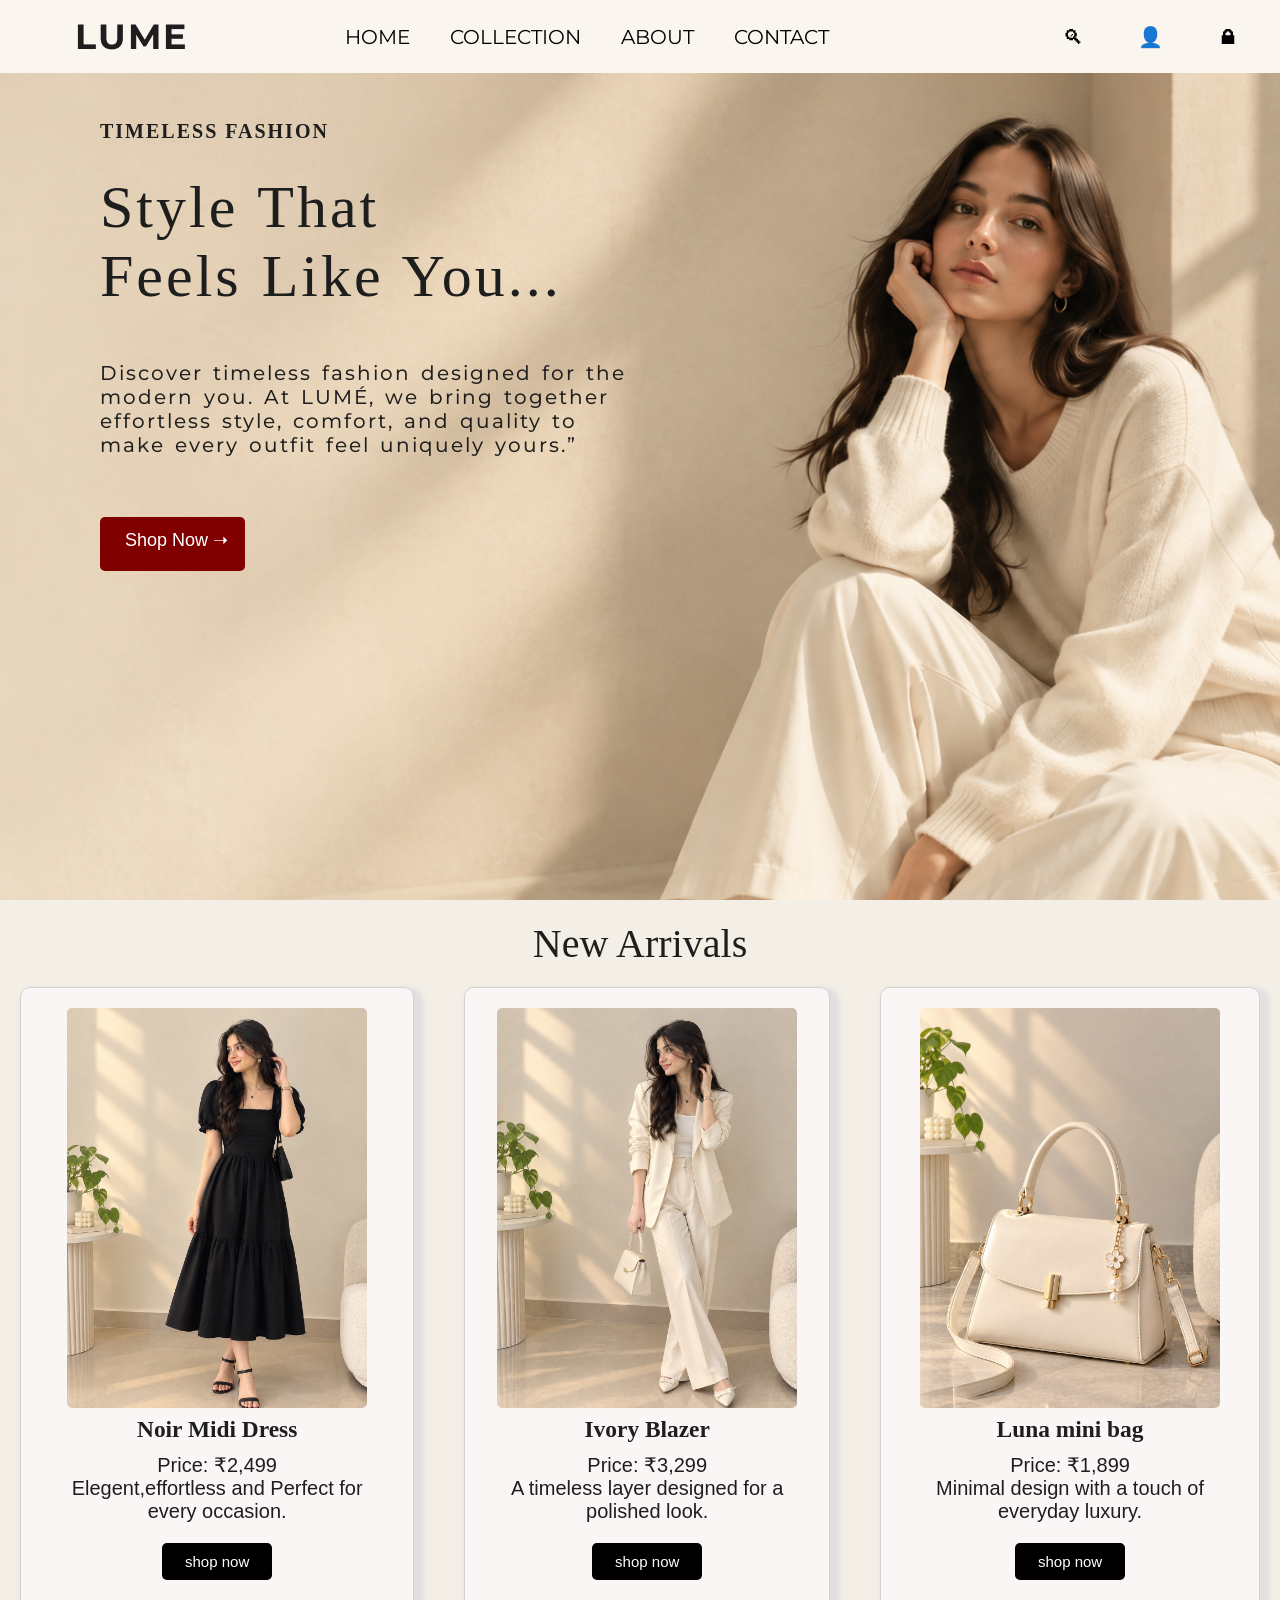
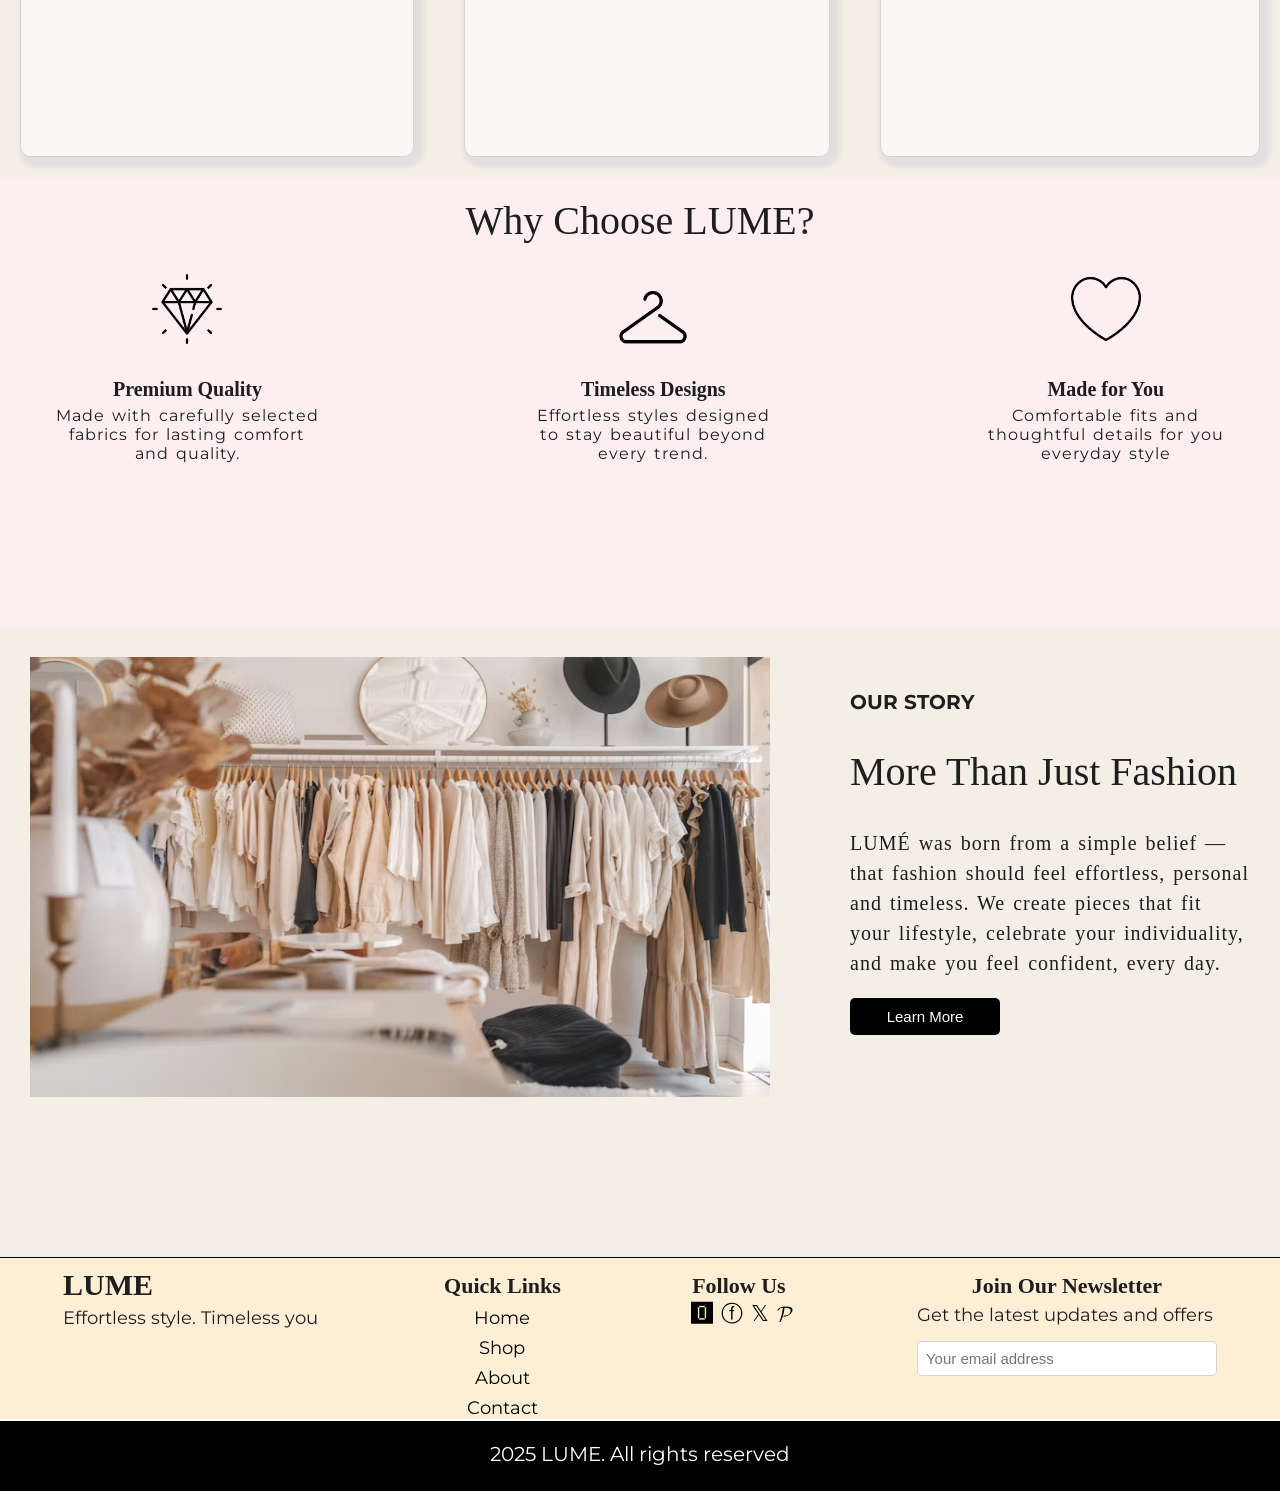
<file: WebDevelopment-Level1-LandingPage/index.html>
<!DOCTYPE html>
<html lang="en">

<head>
    <meta charset="UTF-8">
    <meta name="viewport" content="width=device-width, initial-scale=1.0">
    <title>"LUME" | Fashion</title>
    <style>
        @import url('https://fonts.googleapis.com/css2?family=Montserrat:ital,wght@0,100..900;1,100..900&display=swap');
    </style>
    <link rel="stylesheet" href="style.css">
</head>


<body>
    <nav>
        <div id="logo">LUME</div>
        <div class="links">
            <a href="#hero">HOME</a>
            <a href="#arrivals">COLLECTION</a>
            <a href="#page2">ABOUT</a>
            <a href="#footer">CONTACT</a>
        </div>
        <div class="icons">
            <a href="#">🔍︎</a>
            <a href="#">👤</a>
            <a href="#">🔒︎</a>
        </div>
    </nav>

    <section class="hero">
        <div id="hero">
            <h4>TIMELESS FASHION</h4>
            <h1>Style That <br> Feels Like You...</h1>
            <p>Discover timeless fashion designed for the modern you. At LUMÉ, we bring together effortless style,
                comfort, and quality to make every outfit feel uniquely yours.”</p>
            <button>Shop Now ➝</button>
        </div>
    </section>

    <section id="arrivals">
        <h2>New Arrivals</h2>
        <div class="items">
            <div class="item i1">
                <img src="images\model1.png" alt="product1" height="400">
                <h3>Noir Midi Dress</h3>
                <p>Price: ₹2,499 <br> Elegent,effortless and Perfect for every occasion. </p>
                <button>shop now</button>
            </div>
            <div class="item i2">
                <img src="images/model2.png" alt="product2" height="400">
                <h3>Ivory Blazer</h3>
                <p>Price: ₹3,299 <br> A timeless layer designed for a polished look.</p>
                <button>shop now</button>
            </div>
            <div class="item i3">
                <img src="images/bag.png"
                    alt="product3" height="400" width="300">
                <h3>Luna mini bag</h3>
                <p>Price: ₹1,899 <br> Minimal design with a touch of everyday luxury.</p>
                <button>shop now</button>
            </div>
        </div>
    </section>

    <section id="page2">
        <h2> Why Choose LUME?</h2>
        <div id="cards">
            <div>
                <img src="images/diamond.png" alt="" height="70">
                <H3>Premium Quality</H3>
                <p>Made with carefully selected fabrics for lasting comfort and quality.</p>
            </div>
            <div>
                <img src="images/hanger.png" alt="" height="70">
                <h3>Timeless Designs</h3>
                <p>Effortless styles designed to stay beautiful beyond every trend.</p>
            </div>
            <div>
                <img src="images/heart.png" alt="" height="70">
                <h3>Made for You</h3>
                <p>Comfortable fits and thoughtful details for you everyday style</p>
            </div>
        </div>
    </section>

    <section id="story">
        <div>
            <img src="images/wardrobe.png" alt="img" height="500" width="800">
        </div>
        <div class="about-story">
            <h5>OUR STORY</h5>
            <h2>More Than Just Fashion</h2>
            <p>LUMÉ was born from a simple belief — that fashion should feel effortless, personal and timeless. We
                create pieces that fit your lifestyle, celebrate your individuality, and make you feel confident, every
                day.</p>
            <button>Learn More</button>
        </div>
    </section>

    <footer>
        <div id="footer">
            <div id="f1">
                <h3>LUME</h3>
                <p>Effortless style. Timeless you</p>
            </div>
            <div id="f2">
                <h4>Quick Links</h4>
                <a href="#">Home</a>
                <a href="#">Shop</a>
                <a href="#">About</a>
                <a href="#">Contact</a>
            </div>
            <div id="f3">
                <h4>Follow Us</h4>
                <a href="#">🅾</a>
                <a href="#">ⓕ</a>
                <a href="#">𝕏</a>
                <a href="#">𝓟</a>

            </div>
            <div id="f4">
                <h4>Join Our Newsletter</h4>
                <p>Get the latest updates and offers</p>
                <input type="text" placeholder="Your email address">
            </div>
        </div>
    </footer>
    
    <section id="sub-footer">
        <p>2025 LUME. All rights reserved</p>
    </section>
</body>

</html>
</file>
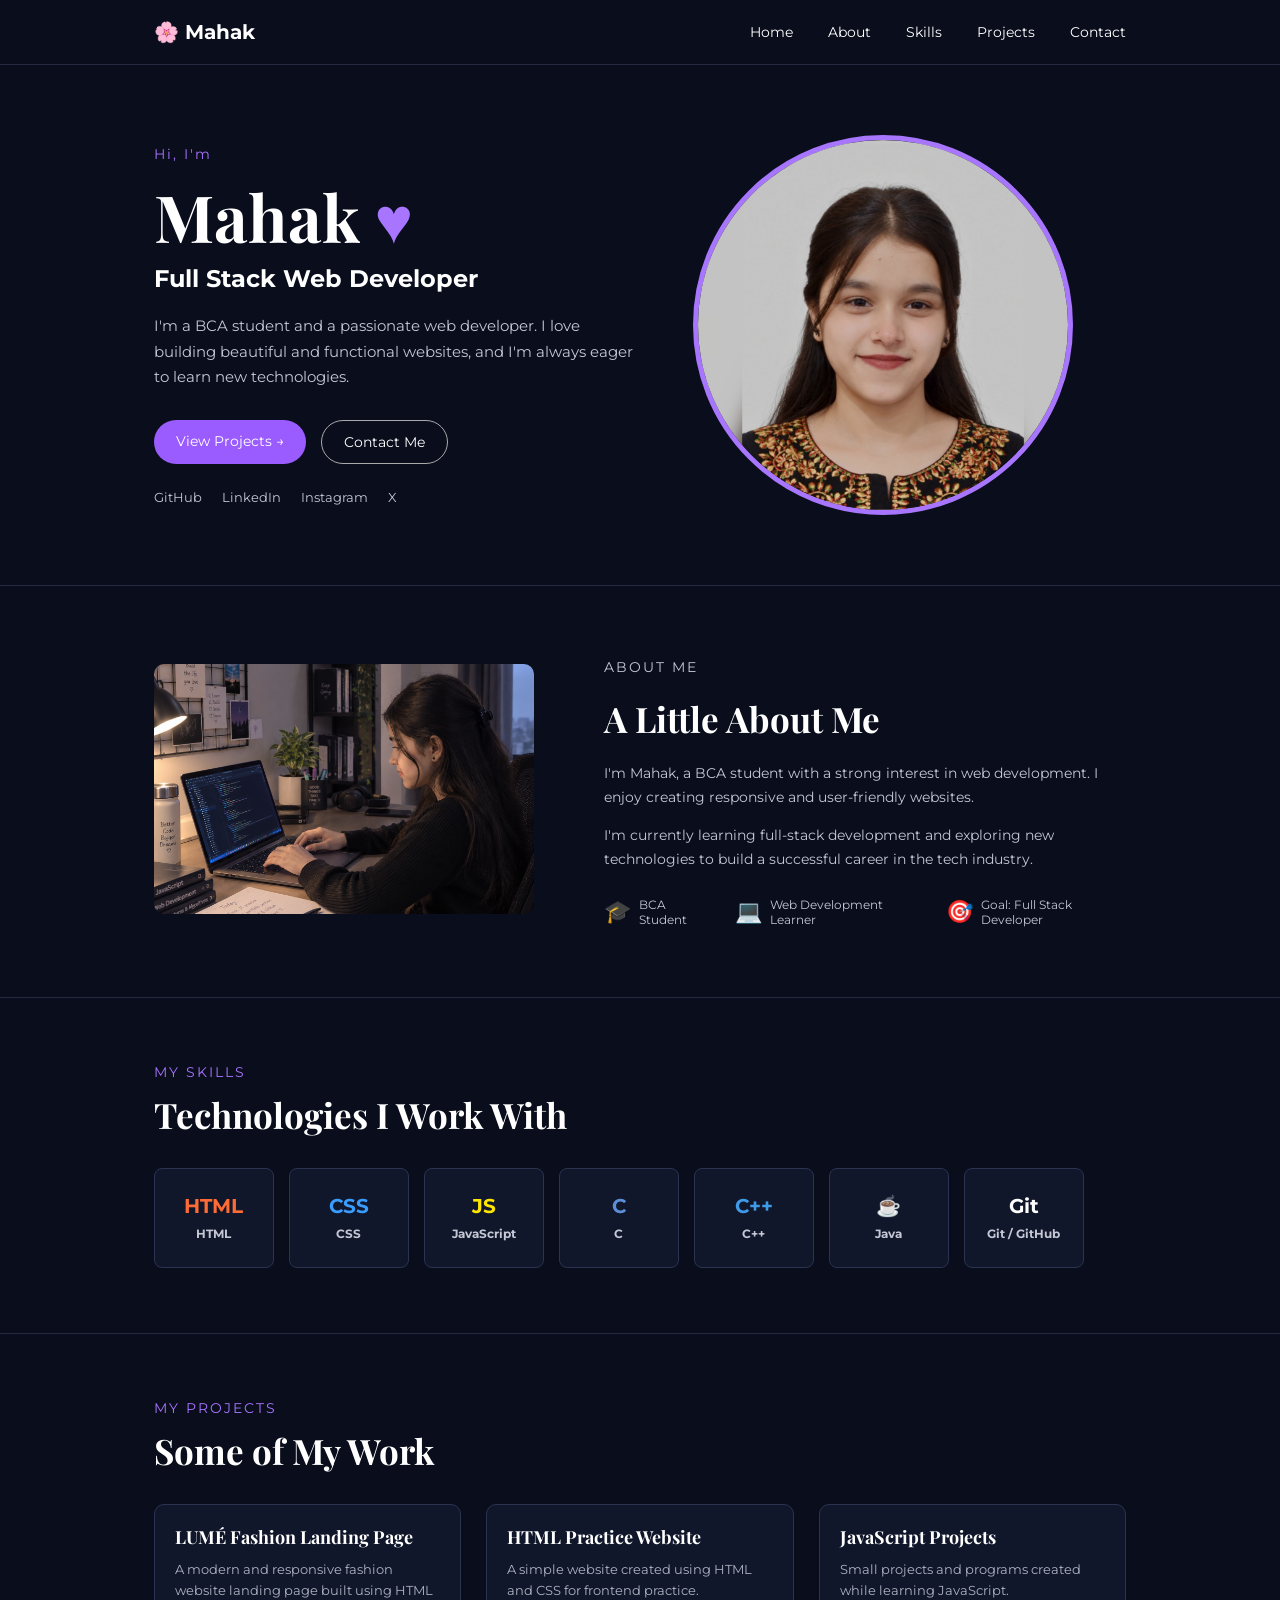
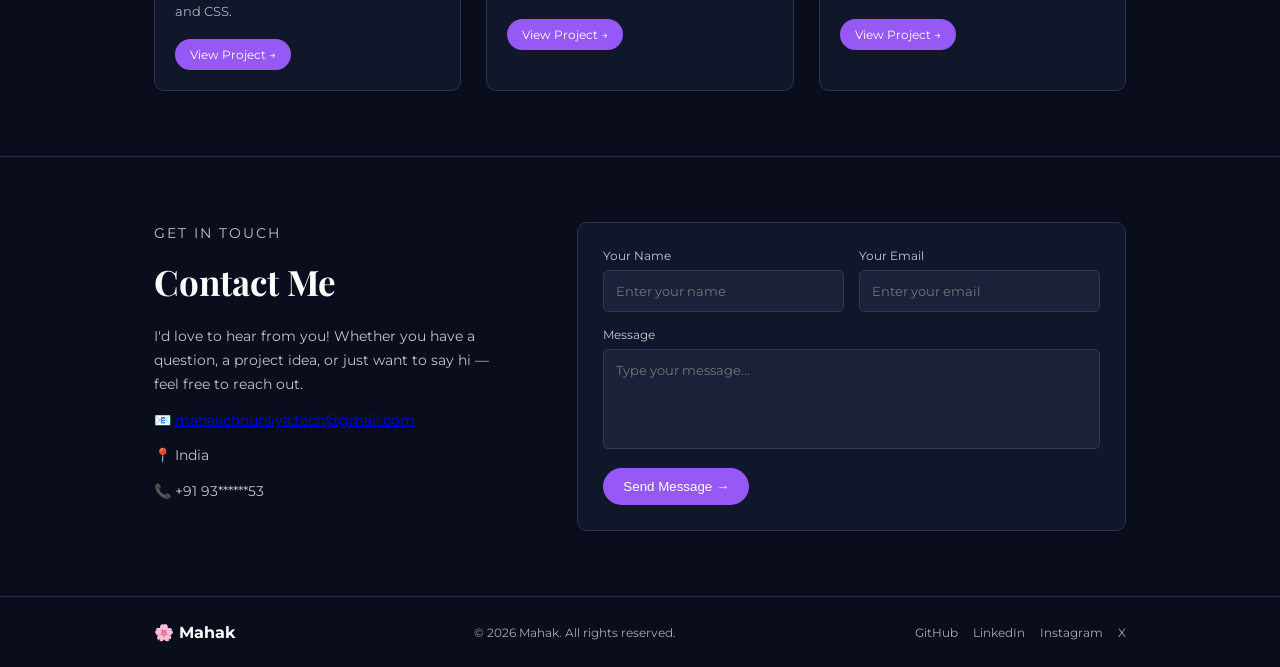
<file: WebDevelopment-Level1-Portfolio/index.html>
<!DOCTYPE html>
<html lang="en">

<head>
    <title>Mahak | Full Stack Web Developer</title>
    <link rel="stylesheet" href="style.css">
    <!-- Google Font -->
    <link
        href="https://fonts.googleapis.com/css2?family=Montserrat:wght@400;500;600;700&family=Playfair+Display:wght@500;600;700&display=swap"
        rel="stylesheet">
</head>

<body>
    <nav>
        <div class="logo">
            🌸 Mahak
        </div>

        <div class="nav-links">
            <a href="#home">Home</a>
            <a href="#about">About</a>
            <a href="#skills">Skills</a>
            <a href="#projects">Projects</a>
            <a href="#contact">Contact</a>
        </div>
    </nav>

    <section id="home" class="hero">

        <div class="hero-content">

            <p class="small-heading">Hi, I'm</p>

            <h1>Mahak <span>♥</span></h1>

            <h2>Full Stack Web Developer</h2>

            <p class="hero-text">
                I'm a BCA student and a passionate web developer.
                I love building beautiful and functional websites,
                and I'm always eager to learn new technologies.
            </p>

            <div class="hero-buttons">
                <a href="#projects" class="btn primary">
                    View Projects →
                </a>

                <a href="#contact" class="btn secondary">
                    Contact Me
                </a>
            </div>

            <div class="socials">
                <a href="https://github.com/mahak-stack">GitHub</a>
                <a href="https://www.linkedin.com/in/mahak-choursiya-99459a363/">LinkedIn</a>
                <a href="https://www.instagram.com/mahak_choursiya/">Instagram</a>
                <a href="#">X</a>
            </div>

        </div>


        <div class="hero-image">

            <div class="circle"></div>

            <img src="images/mahakimg.jpeg" alt="Mahak">

        </div>

    </section>


    <!-- ================= ABOUT ================= -->

    <section id="about" class="about">

        <div class="about-image">

            <img src="images/coding.png" alt="Coding">

        </div>


        <div class="about-content">

            <p class="section-small">ABOUT ME</p>

            <h2>A Little About Me</h2>

            <p>
                I'm Mahak, a BCA student with a strong interest in
                web development. I enjoy creating responsive and
                user-friendly websites.
            </p>

            <p>
                I'm currently learning full-stack development and
                exploring new technologies to build a successful
                career in the tech industry.
            </p>


            <div class="about-info">

                <div>
                    <span>🎓</span>
                    <p>BCA Student</p>
                </div>

                <div>
                    <span>💻</span>
                    <p>Web Development Learner</p>
                </div>

                <div>
                    <span>🎯</span>
                    <p>Goal: Full Stack Developer</p>
                </div>

            </div>

        </div>

    </section>


    <!-- ================= SKILLS ================= -->

    <section id="skills" class="skills">

        <p class="section-small">MY SKILLS</p>

        <h2>Technologies I Work With</h2>


        <div class="skill-container">

            <div class="skill-card">
                <div class="skill-icon html">HTML</div>
                <h3>HTML</h3>
            </div>

            <div class="skill-card">
                <div class="skill-icon css">CSS</div>
                <h3>CSS</h3>
            </div>

            <div class="skill-card">
                <div class="skill-icon js">JS</div>
                <h3>JavaScript</h3>
            </div>

            <div class="skill-card">
                <div class="skill-icon c">C</div>
                <h3>C</h3>
            </div>

            <div class="skill-card">
                <div class="skill-icon cpp">C++</div>
                <h3>C++</h3>
            </div>

            <div class="skill-card">
                <div class="skill-icon java">☕</div>
                <h3>Java</h3>
            </div>

            <div class="skill-card">
                <div class="skill-icon git">Git</div>
                <h3>Git / GitHub</h3>
            </div>

        </div>

    </section>


    <!-- ================= PROJECTS ================= -->

    <section id="projects" class="projects">

        <p class="section-small">MY PROJECTS</p>

        <h2>Some of My Work</h2>


        <div class="project-container">


            <!-- Project 1 -->

            <div class="project-card">

               
                <div class="project-content">

                    <h3>LUMÉ Fashion Landing Page</h3>

                    <p>
                        A modern and responsive fashion website
                        landing page built using HTML and CSS.
                    </p>

                    <a href="https://mahak-stack.github.io/OIBSIP/WebDevelopment-Level1-LandingPage/index.html" class="project-btn">
                        View Project →
                    </a>

                </div>

            </div>


            <!-- Project 2 -->

            <div class="project-card">
                <div class="project-content">

                    <h3>HTML Practice Website</h3>

                    <p>
                        A simple website created using HTML and CSS
                        for frontend practice.
                    </p>

                    <a href="https://mahak-stack.github.io/demo_portfolio/" class="project-btn">
                        View Project →
                    </a>

                </div>

            </div>


            <!-- Project 3 -->

            <div class="project-card">

                <div class="project-content">

                    <h3>JavaScript Projects</h3>

                    <p>
                        Small projects and programs created while
                        learning JavaScript.
                    </p>

                    <a href="#" class="project-btn">
                        View Project →
                    </a>

                </div>

            </div>

        </div>

    </section>


    <!-- ================= CONTACT ================= -->

    <section id="contact" class="contact">

        <div class="contact-info">

            <p class="section-small">GET IN TOUCH</p>

            <h2>Contact Me</h2>

            <p>
                I'd love to hear from you! Whether you have a
                question, a project idea, or just want to say hi —
                feel free to reach out.
            </p>

            <p>📧 <a href="mailto: mahakchoursiya.tech@gmail.com">mahakchoursiya.tech@gmail.com</a></p>

            <p>📍 India</p>

            <p>📞 +91 93******53</p>

        </div>


        <form>

            <div class="input-row">

                <div>
                    <label>Your Name</label>
                    <input type="text" placeholder="Enter your name">
                </div>

                <div>
                    <label>Your Email</label>
                    <input type="email" placeholder="Enter your email">
                </div>

            </div>


            <label>Message</label>

            <textarea placeholder="Type your message..."></textarea>


            <button type="submit">
                Send Message →
            </button>

        </form>

    </section>


    <!-- ================= FOOTER ================= -->

    <footer>

        <div class="footer-logo">
            🌸 Mahak
        </div>

        <p>
            © 2026 Mahak. All rights reserved.
        </p>

        <div class="footer-socials">
            <a href="https://github.com/mahak-stack">GitHub</a>
            <a href="#">LinkedIn</a>
            <a href="https://www.instagram.com/mahak_choursiya/">Instagram</a>
            <a href="#">X</a>
        </div>

    </footer>

</body>

</html>
</file>
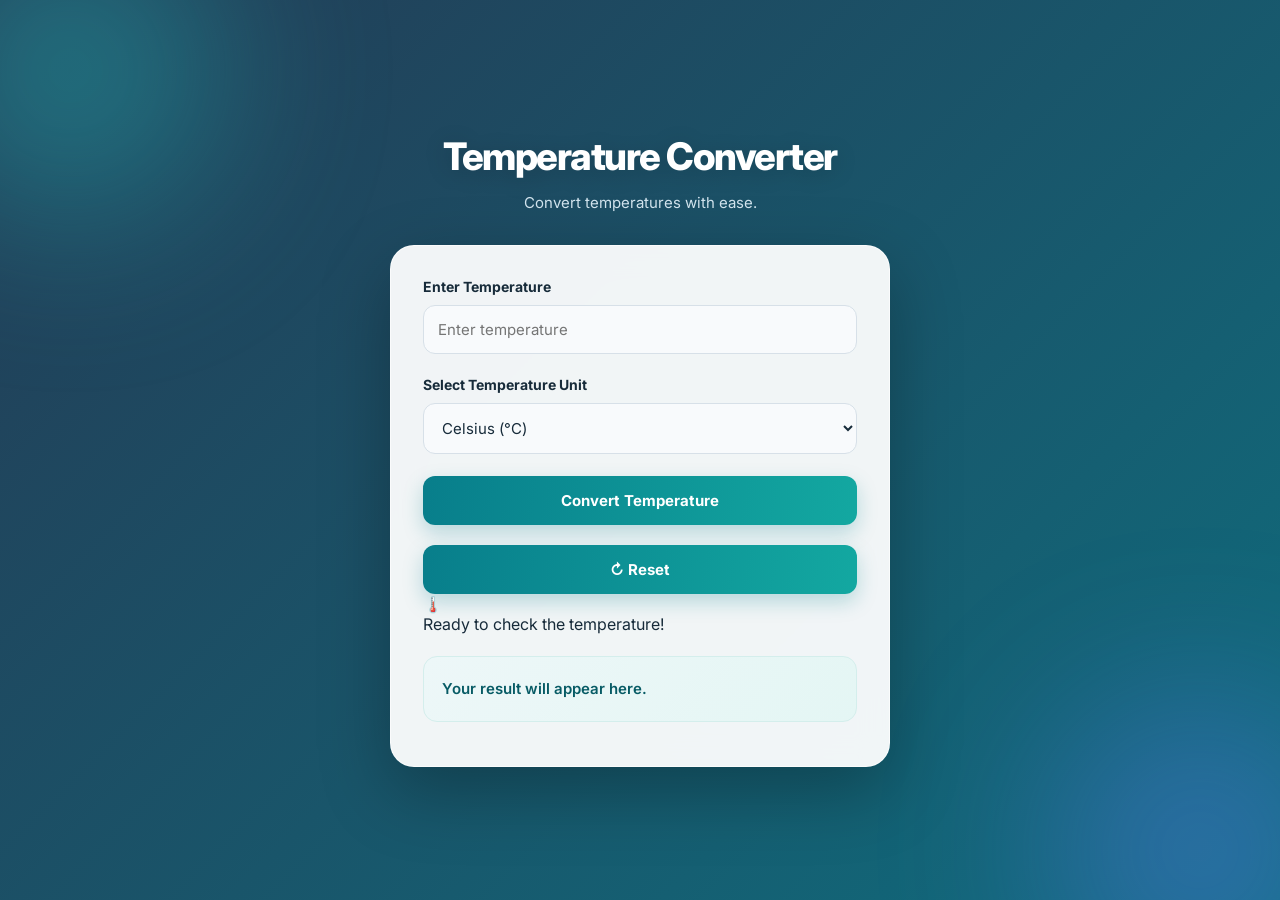
<file: WebDevelopment-Level1-TempretaureConverter/index.html>
<!DOCTYPE html>
<html lang="en">

<head>
    <meta charset="UTF-8">
    <meta name="viewport" content="width=device-width, initial-scale=1.0">
    <title>Temperature Converter</title>
    <link rel="stylesheet" href="style.css">
</head>

<body>

    <div class="container">

        <h1>Temperature Converter</h1>
        <p>Convert temperatures with ease.</p>

        <div class="converter">

            <label for="temperature">Enter Temperature</label>
            <input type="number" id="temperature" placeholder="Enter temperature" step="any">

            <label for="unit">Select Temperature Unit</label>
            <select id="unit">
                <option value="celsius">Celsius (°C)</option>
                <option value="fahrenheit">Fahrenheit (°F)</option>
                <option value="kelvin">Kelvin (K)</option>
            </select>

            <button id="convertBtn">Convert Temperature</button>

            <button id="resetBtn" type="button">↻ Reset</button>

            <div id="temperatureIndicator">
                <span id="tempEmoji">🌡️</span>
                <p id="tempMessage">Ready to check the temperature!</p>
            </div>


            <div id="result">
                Your result will appear here.
            </div>

            <p id="error"></p>

        </div>

    </div>

    <script src="script.js"></script>
</body>

</html>
</file>
<file: WebDevelopment-Level1-LandingPage/style.css>
*{
    box-sizing: border-box;
}

body{
    margin:0;
    font-family: "Montserrat";
    background-color: #f6f1eb;
    color: #1E1E1E;
}

h1,h2,h3,h4{
    font-family: Playfair Display;
}

nav{
    width: 100%;
    display: flex;
    justify-content: space-between;
    align-items: center;
    padding: 15px;
    background-color: #faf5ef; 
    position: fixed;  
}

#logo{
    width: 20%;
    font-weight: bolder;
    font-size: 35px;
    margin-left: 60px;
    letter-spacing: 2px;
}

.links {
     width: 60%;
     display: flex;
     gap: 40px;
     margin-left: 40px;
     
}

.links a{
    text-decoration: none;
    color: black;
    font-size: 20px;
}

.links a:active{
    color: rgb(147, 145, 145);
    text-decoration: underline;
}
.links a:hover{
    color: rgb(147, 145, 145);
    text-decoration: underline;
}

.icons{
    display: flex;
    justify-content: space-around;
    width: 20%;
}

.icons a{
    text-decoration: none;
    font-size: 20px;
    color: black;
}

.hero{
    height: 100vh;
    background-image: url("images/model.png");
    background-size: cover;
    padding: 60px;
}

#hero{
    width: 50%;
}

.hero h4{
    margin-top: 60px;
    padding-left: 40px;
    font-size: 20px;
    letter-spacing: 2px;
}

.hero h1{
    margin-top: 30px;
    padding-left: 40px;
    font-size: 60px;
    font-weight: lighter;
    word-spacing: 2px;
    letter-spacing: 3px;
}

.hero p{
    padding-left: 40px;
    font-size: 20px;
    font-weight: 450;
    word-spacing: 3px;
    letter-spacing: 2px;
}

.hero button{
    width: 25%;
    margin-left: 40px;
    margin-top: 40px;
    padding: 12px 12px 20px 20px;
    color: white;
    background-color: maroon;
    font-size: 18px;
    border: none;
    border-radius: 5px;
}

.hero button:hover{
    background-color: white;
    color: maroon;
}

#arrivals{
    background-color: rgb(244, 239, 230);
}

#arrivals h2{
    margin: 0;
    text-align: center;
    font-size: 40px;
    font-weight: 400;
    padding-top: 20px;
}

.items{
    display: flex;
    justify-content: space-around;
    gap: 50px;
    height: 90vh;
    padding: 20px;
    text-align: center;
    font-size: 20px;
}

.item{
    background-color:rgb(250, 246, 246);
    padding-top: 20px;
    border-radius: 10px;
    border: 1px solid lightgray;
    box-shadow: 5px 5px 5px 5px rgb(226, 223, 223);
}

.item img{
    border-radius: 5px;
}

.item h3{
    margin-top: 3px;
    margin-bottom: 0;
}

.item p{
    margin-top: 0;
    padding-top: 10px;
    font-family: sans-serif;
    margin-left: 25px;
    margin-right: 25px;
}

.item button{
    background-color: black;
    color: white;
    font-size: 15px;
    padding: 10px;
    width: 110px;
    border: none;
    border-radius: 5px;
}

.item button:hover{
    background-color: rgb(171, 168, 168);
    color: black;
}

#page2{
    background-color: rgb(253, 239, 241);
    text-align: center;
    height: 50vh;
}

#page2 h2{
    margin: 0;
    text-align: center;
    font-size: 40px;
    font-weight: 400;
    padding-top: 20px;
}

#cards{
    display: flex;
    justify-content: space-between;
    gap: 100px;
    padding-top: 30px;
}

#cards h3{
    font-size: 20px;
    margin-top: 30px;
    margin-bottom: 0;
}

#cards p{
   margin-top: 5px;
   margin-left: 50px;
   margin-right: 50px;
   letter-spacing: 1px;
   word-spacing: 2px;
}

#story{
     background-color: rgb(244, 239, 230);
     height: 70vh;
     display: flex;
}

#story img{
    padding: 30px;
}

.about-story{
    margin: 30px;
}

.about-story h5{
    font-size: 20px;
    margin-left: 20px;
}

.about-story h2{
    margin-left: 20px;
    font-size: 40px;
    font-weight: 500;
}

.about-story p{
    margin-left: 20px;
    font-size: 20px;
    font-family: 'Times New Roman', Times, serif;
    letter-spacing: 1px;
    word-spacing: 2px;
    line-height: 30px;
}

.about-story button{
    margin-left: 20px;
    background-color: black;
    color: white;
    font-size: 15px;
    padding: 10px;
    width: 150px;
    border: none;
    border-radius: 5px;
}

#footer{
    display: flex;
    justify-content: space-around;
    background-color: rgb(252, 239, 214);
    border-top: 1px solid black;
    margin-bottom: 0;
    padding-bottom: 0;
}

#f1 h3{
    margin-top: 10px;
    margin-bottom: 0;
    font-size: 30px;
}

#f1 p{
    margin-top: 5px;
    font-size: 18px;
}

#f2{
    display: flex;
    flex-direction: column;
}

#f2 h4{
    margin-top: 15px;
    margin-bottom: 0;
    font-size: 22px;
}

#f2 a{
    margin-top: 8px;
    text-align: center;
    color: black;
    text-decoration: none;
    font-size: 18px;
}

#f3 h4{
    margin-top: 15px;
    font-size: 22px;
    margin-bottom: 0;
    text-align: center;
}

#f3 a{
    color: black;
    font-size: 22px;
    margin-left: 4px;
    text-decoration: none;
}

#f4 h4{
     margin-top: 15px;
    font-size: 22px;
    margin-bottom: 0;
    text-align: center;
}

#f4 p{
    margin-top: 5px;
    margin-bottom: 0;
    font-size: 18px;

}

#f4 input{
    margin-top: 15px;
    padding: 8px;
    width: 300px;
    border: 1px solid lightgray;
    border-radius: 5px;
    font-size: 15px;
}

#sub-footer{
    background-color: black;
    color: white;
    border-top: 2px solid white;
    padding-top: 1px;
    height: 8vh;
    text-align: center;
    font-size: 20px;
}



/* =========================
   RESPONSIVE DESIGN
   ========================= */

@media (max-width: 768px){

    /* BODY */
    body{
        position: static;
        overflow-x: hidden;
    }


    /* =========================
       NAVBAR
       ========================= */

    nav{
        padding: 10px;
        height: 60px;
    }

    #logo{
        width: auto;
        margin-left: 10px;
        font-size: 25px;
        letter-spacing: 1px;
    }

    .links{
        width: auto;
        gap: 12px;
        margin-left: 0;
    }

    .links a{
        font-size: 11px;
    }

    .icons{
        width: auto;
        gap: 8px;
    }

    .icons a{
        font-size: 14px;
    }


    /* =========================
       HERO SECTION
       ========================= */

    .hero{
        height: 80vh;
        padding: 30px 20px;
        background-position: center;
    }

    #hero{
        width: 100%;
    }

    .hero h4{
        margin-top: 80px;
        padding-left: 0;
        font-size: 14px;
        letter-spacing: 1px;
    }

    .hero h1{
        margin-top: 20px;
        padding-left: 0;
        font-size: 38px;
        letter-spacing: 1px;
        line-height: 1.2;
    }

    .hero p{
        padding-left: 0;
        font-size: 14px;
        letter-spacing: 1px;
        word-spacing: 1px;
        line-height: 1.6;
    }

    .hero button{
        width: 130px;
        margin-left: 0;
        margin-top: 25px;
        padding: 10px;
        font-size: 14px;
    }


    /* =========================
       NEW ARRIVALS
       ========================= */

    #arrivals{
        padding-bottom: 40px;
    }

    #arrivals h2{
        font-size: 32px;
        padding-top: 30px;
    }

    .items{
        flex-direction: column;
        align-items: center;
        height: auto;
        gap: 25px;
        padding: 20px;
    }

    .item{
        width: 90%;
        padding: 20px 15px;
        padding-bottom: 25px;
    }

    .item img{
        width: 100%;
        max-width: 300px;
        height: auto;
    }

    .item h3{
        font-size: 22px;
    }

    .item p{
        font-size: 15px;
        margin-left: 10px;
        margin-right: 10px;
        line-height: 1.5;
    }


    /* =========================
       WHY CHOOSE LUME
       ========================= */

    #page2{
        height: auto;
        padding-bottom: 40px;
    }

    #page2 h2{
        font-size: 32px;
        padding: 30px 15px 0;
    }

    #cards{
        flex-direction: column;
        gap: 30px;
        padding: 30px 20px 0;
    }

    #cards h3{
        font-size: 20px;
        margin-top: 15px;
    }

    #cards p{
        margin-left: 20px;
        margin-right: 20px;
        font-size: 14px;
        line-height: 1.5;
    }


    /* =========================
       OUR STORY
       ========================= */

    #story{
        height: auto;
        flex-direction: column;
    }

    #story img{
        width: 100%;
        height: auto;
        padding: 20px;
    }

    .about-story{
        margin: 10px 25px 40px;
    }

    .about-story h5{
        font-size: 16px;
        margin-left: 0;
    }

    .about-story h2{
        margin-left: 0;
        font-size: 32px;
    }

    .about-story p{
        margin-left: 0;
        font-size: 16px;
        line-height: 1.7;
    }

    .about-story button{
        margin-left: 0;
        width: 140px;
    }


    /* =========================
       FOOTER
       ========================= */

    #footer{
        flex-direction: column;
        align-items: center;
        text-align: center;
        gap: 20px;
        padding: 25px 20px 30px;
    }

    #f1 h3{
        font-size: 28px;
    }

    #f1 p{
        font-size: 15px;
    }

    #f2 h4,
    #f3 h4,
    #f4 h4{
        font-size: 20px;
    }

    #f2 a{
        font-size: 15px;
    }

    #f3 a{
        font-size: 20px;
    }

    #f4 p{
        font-size: 15px;
    }

    #f4 input{
        width: 90%;
        max-width: 300px;
    }


    /* =========================
       SUB FOOTER
       ========================= */

    #sub-footer{
        height: auto;
        padding: 12px;
        font-size: 13px;
    }

}


/* =========================
   SMALL MOBILE SCREEN
   ========================= */

@media (max-width: 480px){

    nav{
        padding: 8px;
    }

    #logo{
        font-size: 21px;
        margin-left: 5px;
    }

    .links{
        gap: 7px;
    }

    .links a{
        font-size: 9px;
    }

    .icons{
        gap: 5px;
    }

    .icons a{
        font-size: 12px;
    }

    .hero h1{
        font-size: 34px;
    }

    .hero p{
        font-size: 13px;
    }

    #arrivals h2,
    #page2 h2{
        font-size: 28px;
    }

    .item{
        width: 95%;
    }

    .about-story h2{
        font-size: 28px;
    }

}
</file>
<file: WebDevelopment-Level1-Portfolio/style.css>
* {
    box-sizing: border-box;
    margin: 0;
    padding: 0;
}

html {
    scroll-behavior: smooth;
}

body {
    font-family: "Montserrat", sans-serif;
    background-color: #090d1c;
    color: white;
}


/* ================= NAVBAR ================= */

nav {
    height: 65px;
    padding: 0 12%;
    display: flex;
    align-items: center;
    justify-content: space-between;

    background-color: #090d1c;
    border-bottom: 1px solid #252a40;

    position: sticky;
    top: 0;
    z-index: 100;
}

.logo {
    font-size: 20px;
    font-weight: 700;
}

.nav-links {
    display: flex;
    gap: 35px;
}

.nav-links a {
    color: white;
    text-decoration: none;
    font-size: 14px;
}

.nav-links a:hover {
    color: #a875ff;
}


/* ================= HERO ================= */

.hero {
    min-height: 500px;
    padding: 60px 12%;

    display: flex;
    align-items: center;
    justify-content: space-between;

    border-bottom: 1px solid #252a40;
}

.hero-content {
    width: 50%;
}

.small-heading,
.section-small {
    color: #a875ff;
    font-size: 14px;
    letter-spacing: 2px;
    margin-bottom: 10px;
}

.hero h1 {
    font-family: "Playfair Display", serif;
    font-size: 65px;
    margin-bottom: 5px;
}

.hero h1 span {
    color: #a875ff;
}

.hero h2 {
    font-size: 24px;
    margin-bottom: 20px;
}

.hero-text {
    max-width: 520px;
    color: #c4c7d4;
    line-height: 1.7;
    font-size: 15px;
}

.hero-buttons {
    display: flex;
    gap: 15px;
    margin-top: 30px;
}

.btn {
    padding: 12px 22px;
    border-radius: 25px;
    text-decoration: none;
    font-size: 14px;
}

.primary {
    background-color: #9b5cff;
    color: white;
}

.secondary {
    border: 1px solid #aaa;
    color: white;
}

.primary:hover {
    background-color: #7d3ee0;
}

.secondary:hover {
    background-color: white;
    color: #090d1c;
}

.socials {
    display: flex;
    gap: 20px;
    margin-top: 25px;
}

.socials a {
    color: #c4c7d4;
    text-decoration: none;
    font-size: 13px;
}

.socials a:hover {
    color: #a875ff;
}


/* HERO IMAGE */

.hero-image {
    width: 50%;
    height: 400px;

    position: relative;

    display: flex;
    justify-content: center;
    align-items: center;
}

.hero-image .circle {
    width: 320px;
    height: 320px;

    background-color: #8060a9;
    border-radius: 50%;

    position: absolute;
}

.hero-image img {
    width: 380px;
    height: 380px;

    object-fit: cover;

    border-radius: 50%;

    position: relative;

    border: 5px solid #a875ff;
}


/* ================= ABOUT ================= */

.about {
    padding: 70px 12%;

    display: flex;
    gap: 70px;
    align-items: center;

    border-bottom: 1px solid #252a40;
}

.about-image {
    width: 40%;
}

.about-image img {
    width: 100%;
    height: 250px;

    object-fit: cover;

    border-radius: 10px;
}

.about-content {
    width: 55%;
}

.about-content h2,
.skills h2,
.projects h2,
.contact h2 {
    font-family: "Playfair Display", serif;
    font-size: 35px;
    margin-bottom: 20px;
}

.about-content > p {
    color: #c4c7d4;
    line-height: 1.7;
    margin-bottom: 15px;
    font-size: 14px;
}

.about-info {
    display: flex;
    gap: 25px;
    margin-top: 25px;
}

.about-info div {
    display: flex;
    align-items: center;
    gap: 8px;
}

.about-info span {
    font-size: 22px;
}

.about-info p {
    font-size: 12px;
    color: #c4c7d4;
}


/* ================= SKILLS ================= */

.skills {
    padding: 65px 12%;
    border-bottom: 1px solid #252a40;
}

.skill-container {
    display: flex;
    gap: 15px;
    margin-top: 30px;
    flex-wrap: wrap;
}

.skill-card {
    width: 120px;
    height: 100px;

    background-color: #11172a;
    border: 1px solid #2b3350;

    border-radius: 8px;

    display: flex;
    flex-direction: column;
    align-items: center;
    justify-content: center;

    transition: 0.3s;
}

.skill-card:hover {
    transform: translateY(-5px);
    border-color: #a875ff;
}

.skill-icon {
    font-weight: 700;
    font-size: 20px;
}

.skill-card h3 {
    font-size: 12px;
    margin-top: 8px;
    color: #c4c7d4;
}

.html {
    color: #ff6b35;
}

.css {
    color: #399cff;
}

.js {
    color: #ffe600;
}

.c {
    color: #5c8fd8;
}

.cpp {
    color: #3f9be8;
}

.java {
    color: #ff6740;
}

.git {
    color: white;
}


/* ================= PROJECTS ================= */

.projects {
    padding: 65px 12%;
    border-bottom: 1px solid #252a40;
}

.project-container {
    display: grid;
    grid-template-columns: repeat(3, 1fr);
    gap: 25px;
    margin-top: 30px;
}

.project-card {
    background-color: #11172a;
    border: 1px solid #2b3350;
    border-radius: 10px;
    overflow: hidden;
}


.project-content {
    padding: 20px;
}

.project-content h3 {
    font-family: "Playfair Display", serif;
    font-size: 18px;
    margin-bottom: 10px;
}

.project-content p {
    color: #aeb2c2;
    font-size: 13px;
    line-height: 1.6;
    margin-bottom: 18px;
}

.project-btn {
    display: inline-block;

    background-color: #9659f5;
    color: white;

    text-decoration: none;

    padding: 8px 15px;

    border-radius: 20px;

    font-size: 12px;
}

.project-btn:hover {
    background-color: #7d3ee0;
}


/* ================= CONTACT ================= */

.contact {
    padding: 65px 12%;

    display: flex;
    gap: 60px;

    border-bottom: 1px solid #252a40;
}

.contact-info {
    width: 40%;
}

.contact-info > p {
    color: #bfc2d0;
    font-size: 14px;
    line-height: 1.7;
    margin-bottom: 12px;
}

.contact form {
    width: 60%;

    background-color: #11172a;

    border: 1px solid #2b3350;

    border-radius: 10px;

    padding: 25px;
}

.input-row {
    display: flex;
    gap: 15px;
}

.input-row div {
    width: 50%;
}

label {
    display: block;
    color: #c4c7d4;
    font-size: 12px;
    margin-bottom: 7px;
}

input,
textarea {
    width: 100%;

    background-color: #1a2138;

    border: 1px solid #303852;

    border-radius: 5px;

    padding: 12px;

    color: white;

    outline: none;

    font-family: "Montserrat";
}

textarea {
    height: 100px;
    resize: none;
}

input:focus,
textarea:focus {
    border-color: #a875ff;
}

.contact form > label {
    margin-top: 15px;
}

.contact button {
    margin-top: 15px;

    padding: 11px 20px;

    background-color: #9659f5;
    color: white;

    border: none;
    border-radius: 20px;

    cursor: pointer;
}

.contact button:hover {
    background-color: #7d3ee0;
}


/* ================= FOOTER ================= */

footer {
    min-height: 70px;

    padding: 20px 12%;

    display: flex;
    align-items: center;
    justify-content: space-between;

    color: #aaa;
}

.footer-logo {
    color: white;
    font-weight: 700;
}

footer p {
    font-size: 12px;
}

.footer-socials {
    display: flex;
    gap: 15px;
}

.footer-socials a {
    color: #aaa;
    text-decoration: none;
    font-size: 12px;
}

.footer-socials a:hover {
    color: #a875ff;
}


/* ================= RESPONSIVE ================= */

@media (max-width: 768px) {

    nav {
        padding: 0 20px;
    }

    .nav-links {
        gap: 10px;
    }

    .nav-links a {
        font-size: 10px;
    }

    .hero {
        padding: 50px 25px;
        flex-direction: column;
        text-align: center;
    }

    .hero-content {
        width: 100%;
    }

    .hero h1 {
        font-size: 48px;
    }

    .hero-text {
        margin: auto;
    }

    .hero-buttons {
        justify-content: center;
    }

    .socials {
        justify-content: center;
    }

    .hero-image {
        width: 100%;
        margin-top: 30px;
    }


    .about {
        padding: 50px 25px;
        flex-direction: column;
        gap: 30px;
    }

    .about-image,
    .about-content {
        width: 100%;
    }

    .about-info {
        flex-direction: column;
    }


    .skills,
    .projects,
    .contact {
        padding: 50px 25px;
    }

    .skill-container {
        justify-content: center;
    }

    .project-container {
        grid-template-columns: 1fr;
    }


    .contact {
        flex-direction: column;
    }

    .contact-info,
    .contact form {
        width: 100%;
    }

    .input-row {
        flex-direction: column;
    }

    .input-row div {
        width: 100%;
    }


    footer {
        padding: 20px;
        flex-direction: column;
        gap: 15px;
        text-align: center;
    }
}
</file>
<file: WebDevelopment-Level1-TempretaureConverter/style.css>
@import url('https://fonts.googleapis.com/css2?family=Inter:wght@400;500;600;700;800&display=swap');

* {
    margin: 0;
    padding: 0;
    box-sizing: border-box;
}

body {
    font-family: 'Inter', sans-serif;
    min-height: 100vh;
    display: flex;
    justify-content: center;
    align-items: center;
    padding: 25px;
    overflow-x: hidden;
    position: relative;
    background: linear-gradient(-45deg, #101828, #16324f, #087e8b, #243b55);
    background-size: 400% 400%;
    animation: gradientMove 12s ease infinite;
    color: white;
}

/* Background glow effects */
body::before,
body::after {
    content: "";
    position: fixed;
    width: 300px;
    height: 300px;
    border-radius: 50%;
    filter: blur(90px);
    opacity: 0.35;
    pointer-events: none;
    animation: floatGlow 8s ease-in-out infinite alternate;
}

body::before {
    background: #20d9d2;
    top: -80px;
    left: -80px;
}

body::after {
    background: #667aff;
    bottom: -100px;
    right: -70px;
    animation-delay: 2s;
}

.container {
    width: 100%;
    max-width: 500px;
    text-align: center;
    position: relative;
    z-index: 1;
    animation: slideUp 0.8s ease both;
}

h1 {
    font-size: clamp(28px, 6vw, 38px);
    font-weight: 800;
    margin-bottom: 12px;
    letter-spacing: -1.5px;
    text-shadow: 0 4px 25px rgba(0, 0, 0, 0.2);
}

.container > p {
    color: #d2e4ee;
    margin-bottom: 30px;
    font-size: 15px;
    line-height: 1.6;
}

/* Converter card */
.converter {
    background: rgba(255, 255, 255, 0.94);
    color: #172b3a;
    padding: 32px;
    border: 1px solid rgba(255, 255, 255, 0.7);
    border-radius: 24px;
    text-align: left;
    box-shadow: 0 25px 70px rgba(0, 0, 0, 0.28);
    backdrop-filter: blur(15px);
    transition: transform 0.35s ease, box-shadow 0.35s ease;
}

.converter:hover {
    transform: translateY(-5px);
    box-shadow: 0 32px 80px rgba(0, 0, 0, 0.32);
}

label {
    display: block;
    font-size: 14px;
    font-weight: 700;
    margin-bottom: 10px;
}

input,
select {
    width: 100%;
    padding: 14px;
    margin-bottom: 22px;
    border: 1px solid #d7e0e8;
    border-radius: 12px;
    font-size: 15px;
    font-family: inherit;
    outline: none;
    background: #f8fafc;
    color: #172b3a;
    transition: border-color 0.25s ease, box-shadow 0.25s ease,
                transform 0.25s ease;
}

input:focus,
select:focus {
    border-color: #087e8b;
    box-shadow: 0 0 0 4px rgba(8, 126, 139, 0.13);
    transform: scale(1.01);
}

#resetBtn{
    margin-top: 20px;
}

/* Animated button */
button {
    width: 100%;
    padding: 15px;
    background: linear-gradient(100deg, #087e8b, #13a8a1);
    color: white;
    border: none;
    border-radius: 12px;
    font-size: 15px;
    font-weight: 700;
    font-family: inherit;
    cursor: pointer;
    box-shadow: 0 8px 20px rgba(8, 126, 139, 0.25);
    transition: transform 0.25s ease, box-shadow 0.25s ease,
                filter 0.25s ease;
}

button:hover {
    transform: translateY(-3px);
    box-shadow: 0 12px 25px rgba(8, 126, 139, 0.35);
    filter: brightness(1.08);
}

button:active {
    transform: scale(0.97);
}

/* Result box */
#result {
    margin-top: 22px;
    padding: 18px;
    background: linear-gradient(135deg, #edf7f8, #e4f6f4);
    border: 1px solid #d4eeec;
    border-radius: 14px;
    color: #075b65;
    font-size: 15px;
    font-weight: 600;
    line-height: 1.9;
    overflow-wrap: anywhere;
    transition: background 0.3s ease;
}

#result.show-result {
    animation: resultPop 0.45s ease both;
}

#error {
    color: #dc2626;
    font-size: 13px;
    margin-top: 12px;
    line-height: 1.5;
}

/* Animations */
@keyframes gradientMove {
    0% { background-position: 0% 50%; }
    50% { background-position: 100% 50%; }
    100% { background-position: 0% 50%; }
}

@keyframes floatGlow {
    from { transform: translate(0, 0) scale(1); }
    to { transform: translate(45px, 30px) scale(1.2); }
}

@keyframes slideUp {
    from {
        opacity: 0;
        transform: translateY(30px);
    }
    to {
        opacity: 1;
        transform: translateY(0);
    }
}

@keyframes resultPop {
    0% {
        opacity: 0;
        transform: translateY(12px) scale(0.97);
    }
    70% {
        transform: translateY(-2px) scale(1.01);
    }
    100% {
        opacity: 1;
        transform: translateY(0) scale(1);
    }
}

@media (max-width: 480px) {
    body {
        padding: 18px;
    }

    .converter {
        padding: 24px 19px;
        border-radius: 20px;
    }

    .container > p {
        margin-bottom: 24px;
    }
}

/* Accessibility: reduce motion if preferred */
@media (prefers-reduced-motion: reduce) {
    *,
    *::before,
    *::after {
        animation-duration: 0.01ms !important;
        animation-iteration-count: 1 !important;
        transition-duration: 0.01ms !important;
    }
}
</file>
